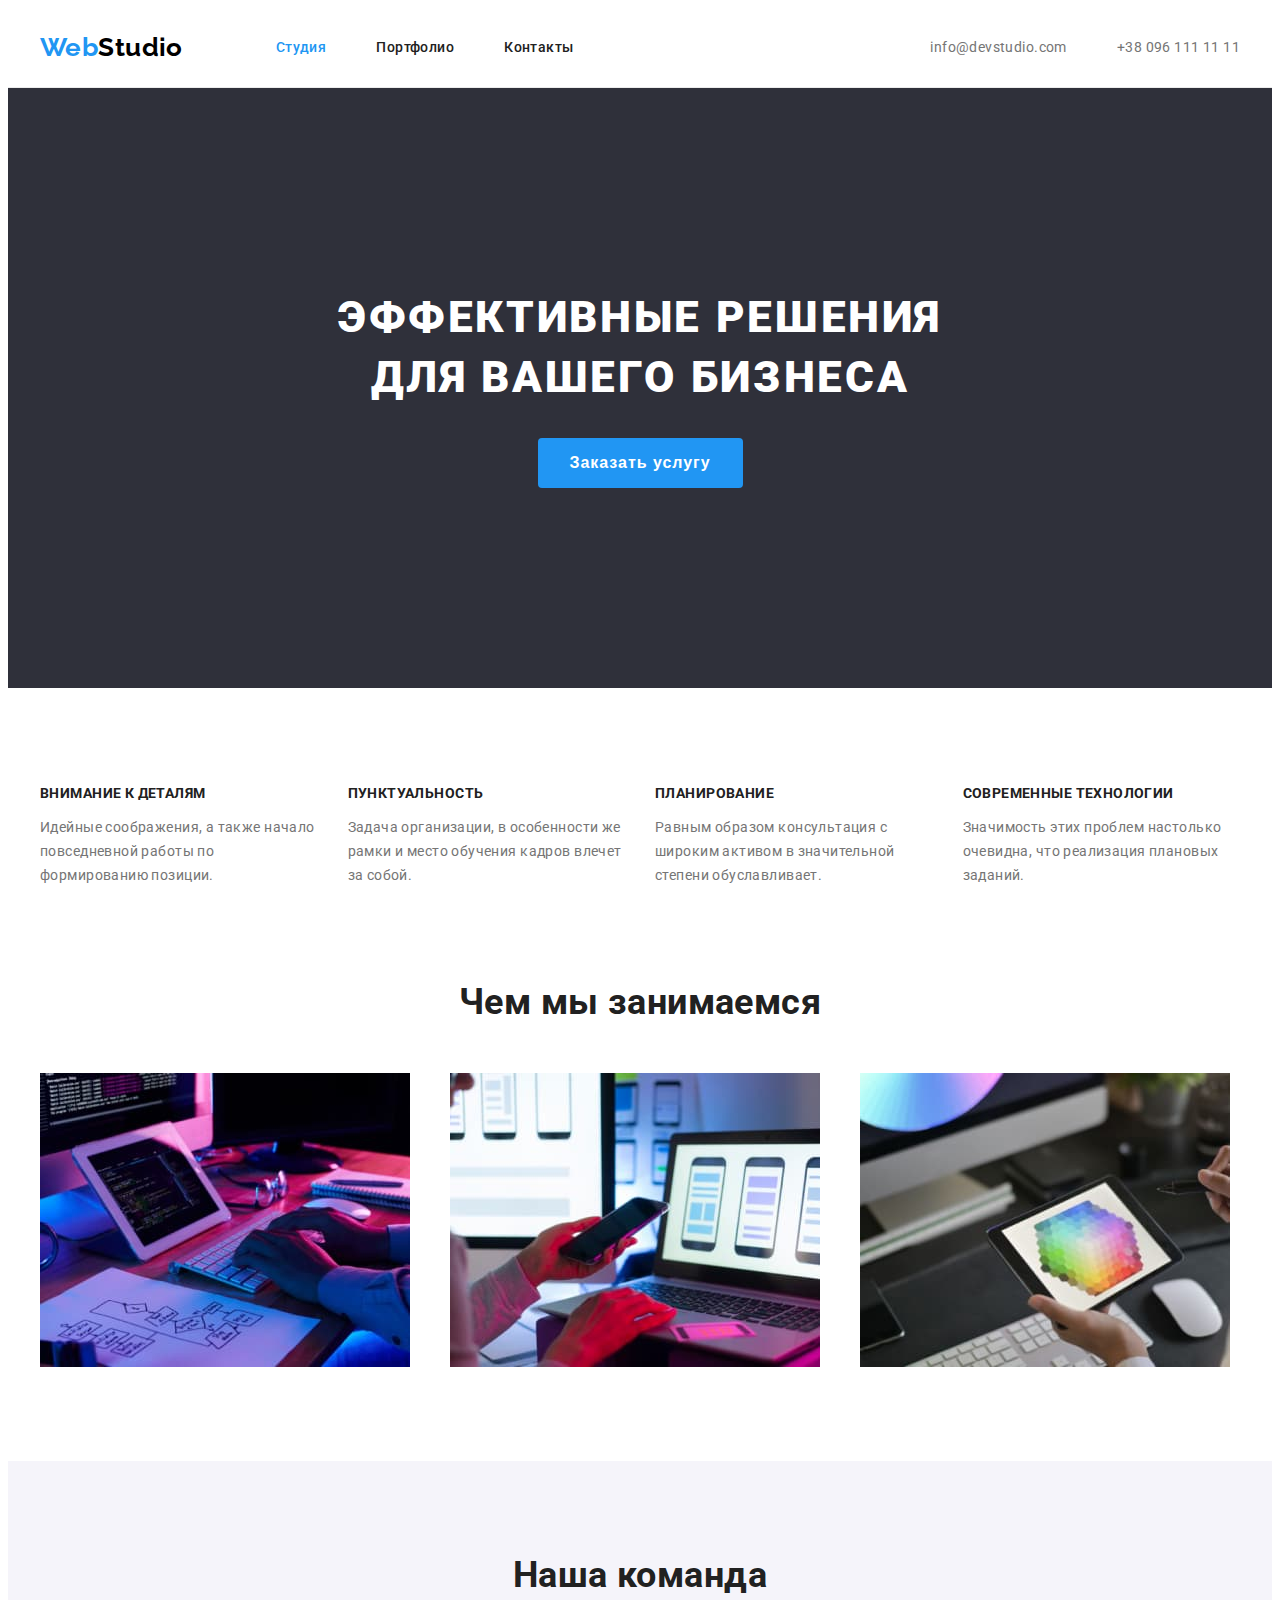
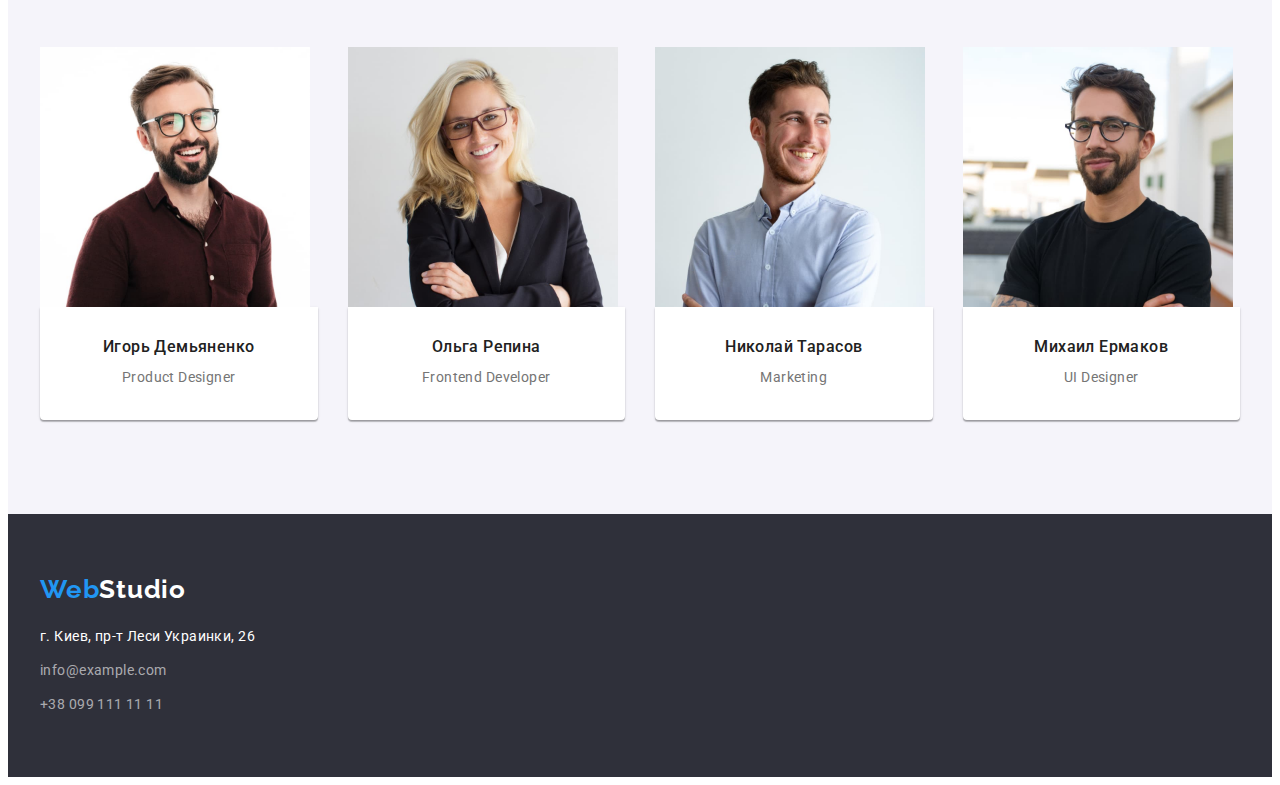
<file: index.html>
<!DOCTYPE html>
<html lang="ru">
  <head>
    <meta charset="UTF-8" />
    <meta http-equiv="X-UA-Compatible" content="IE=edge" />
    <meta name="viewport" content="width=device-width, initial-scale=1.0" />
    <link rel="preconnect" href="https://fonts.googleapis.com" />
    <link rel="preconnect" href="https://fonts.gstatic.com" crossorigin />
    <link href="https://fonts.googleapis.com/css2?family=Raleway:wght@700&family=Roboto:wght@400;500;700;900&display=swap" rel="stylesheet" />
    <link rel="stylesheet" href="https://cdnjs.cloudflare.com/ajax/libs/modern-normalize/1.1.0/modern-normalize.min.css" integrity="sha512-wpPYUAdjBVSE4KJnH1VR1HeZfpl1ub8YT/NKx4PuQ5NmX2tKuGu6U/JRp5y+Y8XG2tV+wKQpNHVUX03MfMFn9Q==" crossorigin="anonymous" referrerpolicy="no-referrer" />
    <title>Студия</title>
    <link rel="stylesheet" href="./css/styles.css" />
  </head>
  <body>
    <header class="main-header">
      <div class="container flex-container">
        <a class="logo-studio" lang="en" href=""><span class="logo-web">Web</span>Studio</a>
        <nav>
          <ul class="navigation">
            <li class="nav-item">
              <a href="./index.html" class="nav-link current">Студия</a>
            </li>
            <li class="nav-item">
              <a href="./portfolio.html" class="nav-link">Портфолио</a>
            </li>
            <li class="nav-item">
              <a href="" class="nav-link">Контакты</a>
            </li>
          </ul>
        </nav>
        <ul class="contacts">
          <li><a href="mailto:info@devstudio.com" class="contacts-link mail">info@devstudio.com</a></li>
          <li><a href="tel:+380961111111" class="contacts-link">+38 096 111 11 11</a></li>
        </ul>
      </div>
    </header>
    <main>
      <section class="hero section">
        <div class="container">
          <h1 class="hero-title">Эффективные решения <span class="main-title">для вашего бизнеса</span></h1>
          <button type="button" class="hero-btn">Заказать услугу</button>
        </div>
      </section>

      <section class="specifications section">
        <div class="container">
          <h2 hidden class="title">Характеристики</h2>
          <ul class="specifications-list">
            <li class="specifications-item">
              <h3 class="subtitle">Внимание к деталям</h3>
              <p>Идейные соображения, а также начало повседневной работы по формированию позиции.</p>
            </li>
            <li class="specifications-item">
              <h3 class="subtitle">Пунктуальность</h3>
              <p>Задача организации, в особенности же рамки и место обучения кадров влечет за собой.</p>
            </li>
            <li class="specifications-item">
              <h3 class="subtitle">Планирование</h3>
              <p>Равным образом консультация с широким активом в значительной степени обуславливает.</p>
            </li>
            <li class="specifications-item">
              <h3 class="subtitle">Современные технологии</h3>
              <p>Значимость этих проблем настолько очевидна, что реализация плановых заданий.</p>
            </li>
          </ul>
          <h2 class="title">Чем мы занимаемся</h2>
          <ul class="examples">
            <li class="examples-list">
              <img src="./images/image-2.jpg" alt="Написание кода" width="370" height="294" />
            </li>
            <li class="examples-list">
              <img src="./images/box.jpg" alt="Оформление дизайна" width="370" height="294" />
            </li>
            <li class="examples-list">
              <img src="./images/image.jpg" alt="Подбор цветовой палитры" width="370" height="294" />
            </li>
          </ul>
        </div>
      </section>
      <section class="team section">
        <div class="container">
          <h2 class="title">Наша команда</h2>
          <ul class="team-list">
            <li class="team-card">
              <img src="./images/igor.jpg" alt="Фото Игоря Демьяненка" width="270" height="260" />
              <div class="card-description">
                <h3 class="name">Игорь Демьяненко</h3>
                <p lang="en">Product Designer</p>
              </div>
            </li>
            <li class="team-card">
              <img src="./images/olga.jpg" alt="Фото Ольги Репиной " width="270" height="260" />
              <div class="card-description">
                <h3 class="name">Ольга Репина</h3>
                <p lang="en">Frontend Developer</p>
              </div>
            </li>
            <li class="team-card">
              <img src="./images/nikolay.jpg" alt="Фото Николая Тарасова " width="270" height="260" />
              <div class="card-description">
                <h3 class="name">Николай Тарасов</h3>
                <p lang="en">Marketing</p>
              </div>
            </li>
            <li class="team-card">
              <img src="./images/mihail.jpg" alt="Фото Михаила Ермакова" width="270" height="260" />
              <div class="card-description">
                <h3 class="name">Михаил Ермаков</h3>
              <p lang="en">UI Designer</p>
              </div>
            </li>
          </ul>
        </div>
      </section>
    </main>
    <footer class="footer">
      <div class="container">
        <a class="footer-logo" lang="en" href=""><span class="logo-web">Web</span>Studio</a>
        <address class="address">
          <a class="address-link" href="https://goo.gl/maps/zaudJvPyuSCuQ7F1A" target="_blank" rel="noreferrer noopener">г. Киев, пр-т Леси Украинки, 26</a>
          <a class="link footer-mail" href="mailto:info@example.com">info@example.com</a>
          <a class="link" href="tel:+380991111111">+38 099 111 11 11</a>
        </address>
      </div>
    </footer>
  </body>
</html>
</file>
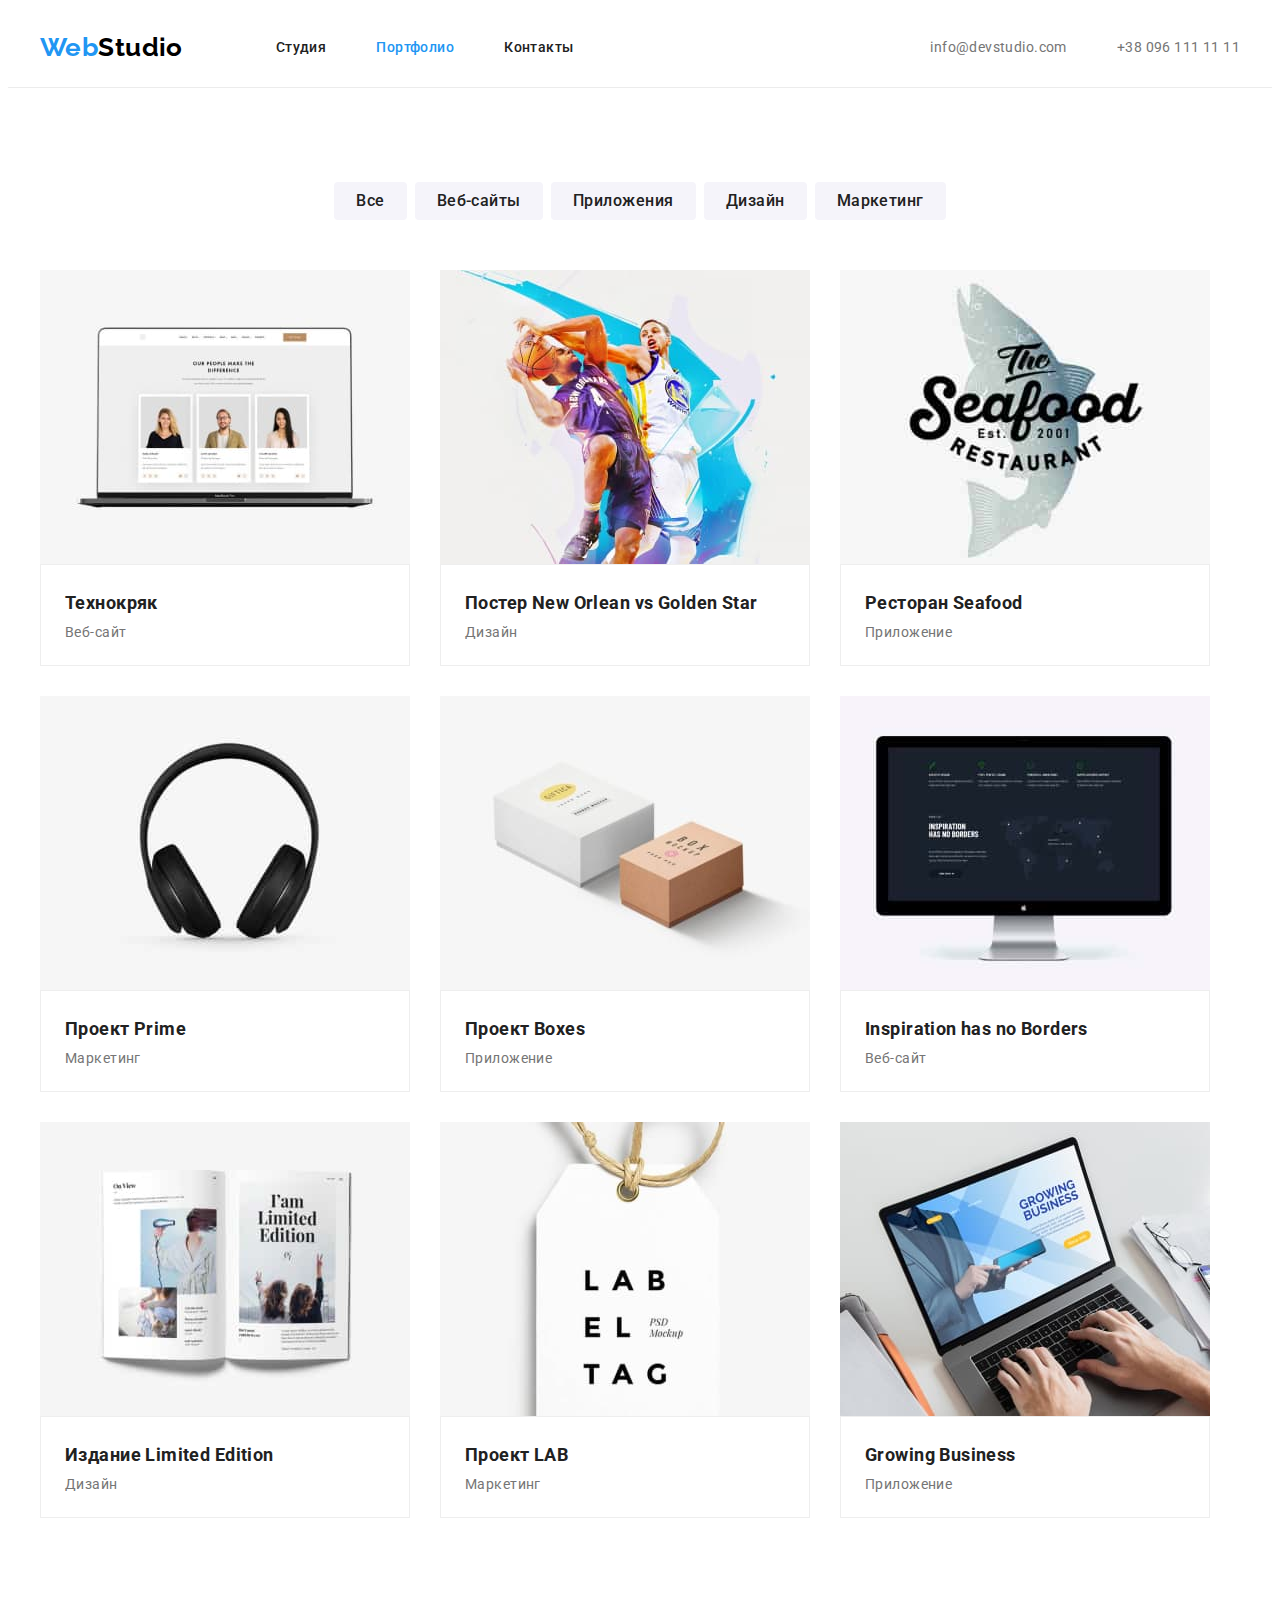
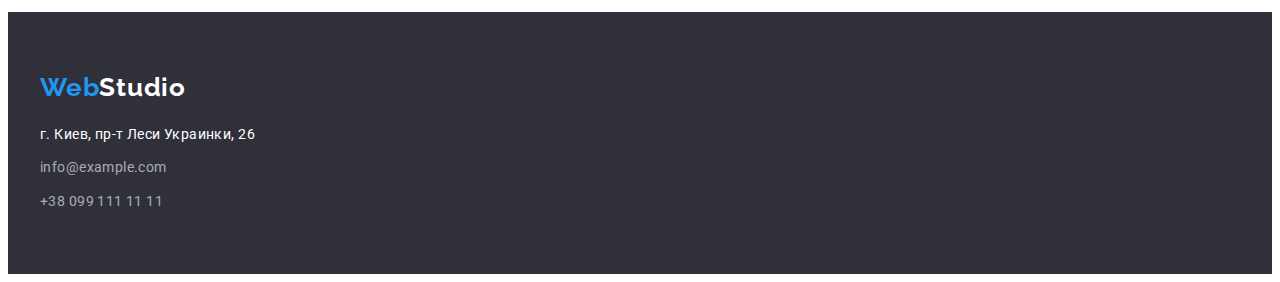
<file: portfolio.html>
<!DOCTYPE html>
<html lang="ru">
  <head>
    <meta charset="UTF-8" />
    <meta http-equiv="X-UA-Compatible" content="IE=edge" />
    <meta name="viewport" content="width=device-width, initial-scale=1.0" />
    <link rel="preconnect" href="https://fonts.googleapis.com" />
    <link rel="preconnect" href="https://fonts.gstatic.com" crossorigin />
    <link href="https://fonts.googleapis.com/css2?family=Raleway:wght@700&family=Roboto:wght@400;500;700;900&display=swap" rel="stylesheet" />
    <link rel="stylesheet" href="https://cdnjs.cloudflare.com/ajax/libs/modern-normalize/1.1.0/modern-normalize.min.css" integrity="sha512-wpPYUAdjBVSE4KJnH1VR1HeZfpl1ub8YT/NKx4PuQ5NmX2tKuGu6U/JRp5y+Y8XG2tV+wKQpNHVUX03MfMFn9Q==" crossorigin="anonymous" referrerpolicy="no-referrer" />
    <title>Портфолио</title>
    <link rel="stylesheet" href="./css/styles.css" />
  </head>
  <body>
    <header class="main-header">
      <div class="container flex-container">
        <a class="logo-studio" lang="en" href=""><span class="logo-web">Web</span>Studio</a>
        <nav>
          <ul class="navigation">
            <li class="nav-item">
              <a href="./index.html" class="nav-link">Студия</a>
            </li>
            <li class="nav-item">
              <a href="./portfolio.html" class="nav-link current">Портфолио</a>
            </li>
            <li class="nav-item">
              <a href="" class="nav-link">Контакты</a>
            </li>
          </ul>
        </nav>
        <ul class="contacts">
          <li><a href="mailto:info@devstudio.com" class="contacts-link mail">info@devstudio.com</a></li>
          <li><a href="tel:+380961111111" class="contacts-link">+38 096 111 11 11</a></li>
        </ul>
      </div>
    </header>
    <main>
      <section class="section">
        <div class="container">
          <h1 hidden>Примеры работ</h1>
          <ul class="filters-button">
            <li class="btn">
              <button type="button" class="button">Все</button>
            </li>
            <li class="btn">
              <button type="button" class="button">Веб-сайты</button>
            </li>
            <li class="btn">
              <button type="button" class="button">Приложения</button>
            </li>
            <li class="btn">
              <button type="button" class="button">Дизайн</button>
            </li>
            <li class="btn">
              <button type="button" class="button">Маркетинг</button>
            </li>
          </ul>

          <ul class="portfolio">
            <li class="porfolio-item">
              <img src="./images/port1.jpg" alt="Технокряк" width="370" height="294" />
              <div class="description">
                <h2 class="portfolio-title">Технокряк</h2>
                <p>Веб-сайт</p>
              </div>
            </li>
            <li class="porfolio-item">
              <img src="./images/port2.jpg" alt="Постер New Orlean vs Golden Star" width="370" height="294" />
              <div class="description">
                <h2 class="portfolio-title">Постер <span lang="en">New Orlean vs Golden Star</span></h2>
                <p>Дизайн</p>
              </div>
            </li>
            <li class="porfolio-item">
              <img src="./images/port3.jpg" alt="Ресторан Seafood" width="370" height="294" />
              <div class="description">
                <h2 class="portfolio-title">Ресторан <span lang="en">Seafood</span></h2>
                <p>Приложение</p>
              </div>
            </li>
            <li class="porfolio-item">
              <img src="./images/port4.jpg" alt="Проект Prime" width="370" height="294" />
              <div class="description">
                <h2 class="portfolio-title">Проект <span lang="en">Prime</span></h2>
                <p>Маркетинг</p>
              </div>
            </li>
            <li class="porfolio-item">
              <img src="./images/port5.jpg" alt="Проект Boxes" width="370" height="294" />
              <div class="description">
                <h2 class="portfolio-title">Проект <span lang="en">Boxes</span></h2>
                <p>Приложение</p>
              </div>
            </li>
            <li class="porfolio-item">
              <img src="./images/port6.jpg" alt="Inspiration has no Borders" width="370" height="294" />
              <div class="description">
                <h2 lang="en" class="portfolio-title">Inspiration has no Borders</h2>
                <p>Веб-сайт</p>
              </div>
            </li>
            <li class="porfolio-item">
              <img src="./images/port7.jpg" alt="Издание Limited Edition" width="370" height="294" />
              <div class="description">
                <h2 class="portfolio-title">Издание <span lang="en">Limited Edition</span></h2>
                <p>Дизайн</p>
              </div>
            </li>
            <li class="porfolio-item">
              <img src="./images/port8.jpg" alt="Проект LAB" width="370" height="294" />
              <div class="description">
                <h2 class="portfolio-title">Проект <span lang="en">LAB</span></h2>
                <p>Маркетинг</p>
              </div>
            </li>
            <li class="porfolio-item">
              <img src="./images/port9.jpg" alt="Growing Business" width="370" height="294" />
              <div class="description">
                <h2 lang="en" class="portfolio-title">Growing Business</h2>
                <p>Приложение</p>
              </div>
            </li>
          </ul>
        </div>
      </section>
    </main>
    <footer class="footer">
      <div class="container">
        <a class="footer-logo" lang="en" href=""><span class="logo-web">Web</span>Studio</a>
        <address class="address">
          <a class="address-link" href="https://goo.gl/maps/zaudJvPyuSCuQ7F1A" target="_blank" rel="noreferrer noopener">г. Киев, пр-т Леси Украинки, 26</a>
          <a class="link footer-mail" href="mailto:info@example.com">info@example.com</a>
          <a class="link" href="tel:+380991111111">+38 099 111 11 11</a>
        </address>
      </div>
    </footer>
  </body>
</html>
</file>
<file: css/styles.css>
:root {
  --text-color: #757575;
  --title-color: #212121;
  --active-link: #2196f3;
  --color-hero-title: #2f303a;
  --white-color: #ffffff;
  --link-color: rgba(255, 255, 255, 0.6);
  --logo-color: #000000;
  --color-active-button: #188ce8;
  --bg-color-section-team: #f5f4fa;
}
ul {
  list-style: none;
}
a {
  text-decoration: none;
}
h1,
h2,
h3,
p,
ul {
  margin-top: 0;
  margin-bottom: 0;
  padding-left: 0;
}
body {
  font-family: Roboto, sans-serif;
  font-style: normal;
  font-weight: 400;
  font-size: 14px;
  line-height: 1.71;
  letter-spacing: 0.03em;
  color: var(--text-color);
  background-color: var(--white-color);
}
.container {
  width: 1200px;
  margin-left: auto;
  margin-right: auto;
  padding-left: 15px;
  padding-right: 15px;
}
.section {
  padding-top: 94px;
  padding-bottom: 94px;
}
/*header */
.main-header {
  padding-top: 24px;
  padding-bottom: 24px;
  border-bottom: 1px solid #ececec;
}
.navigation {
  display: flex;
}
.flex-container {
  display: flex;
  align-items: center;
}
.logo-studio {
  font-family: Raleway, sans-serif;
  font-weight: 700;
  font-size: 26px;
  line-height: 1.2;
  color: var(--logo-color);
  margin-right: 93px;
  align-items: center;
}
.logo-web {
  color: var(--active-link);
}
.nav-item:not(:last-child) {
  margin-right: 50px;
}
.nav-link {
  font-weight: 500;
  color: var(--title-color);
}
.nav-link:hover,
.nav-link:focus {
  color: var(--active-link);
}
.nav-link.current {
  color: var(--active-link);
}
.contacts {
  display: flex;
  margin-left: auto;
}
.contacts-link {
  color: var(--text-color);
}
.mail {
  margin-right: 50px;
}

.contacts-link:hover,
.contacts-link:focus {
  color: var(--active-link);
}
/* hero section */
.hero {
  padding: 200px 0;
  text-align: center;
  background-color: var(--color-hero-title);
}
.hero-title {
  font-weight: 900;
  font-size: 44px;
  line-height: 1.36;
  color: var(--white-color);
  text-align: center;
  letter-spacing: 0.06em;
  text-transform: uppercase;
  margin-bottom: 30px;
}
.main-title {
  display: block;
}
.hero-btn {
  min-width: 200px;
  padding: 10px 32px;
  font-weight: 700;
  font-size: 16px;
  line-height: 1.88;
  background-color: var(--active-link);
  color: var(--white-color);
  cursor: pointer;
  letter-spacing: 0.06em;
  border-radius: 4px;
  border: transparent;
}
.hero-btn:hover,
.hero-btn:focus {
  background-color: var(--color-active-button);
}
/* section specifications */
.specifications-list {
  display: flex;
  margin-bottom: 94px;
  margin-left: -30px;
}
.specifications-item {
  margin-left: 30px;
  flex-basis: calc((100% - 120px) / 4);
}
.title {
  font-weight: 700;
  font-size: 36px;
  line-height: 1.16;
  color: var(--title-color);
  text-align: center;
  margin-bottom: 50px;
}
.subtitle {
  margin-bottom: 10px;
  font-weight: 700;
  font-size: 14px;
  text-transform: uppercase;
  color: var(--title-color);
}
.examples {
  display: flex;
  margin-left: -30px;
}
.examples-list {
  margin-left: 30px;
  flex-basis: calc((100% - 90px) /3 );
}
/* section team */
.team {
  background: var(--bg-color-section-team);
}
img {
  display: block;
  max-width: 100%;
  height: auto;
}
.team-list {
  display: flex;
  margin-left: -30px;
}
.team-card {
  margin-left: 30px;
  flex-basis: calc((100% - 120px) / 4) ;
}
.card-description {
  padding: 30px 15px;
  text-align: center;
  box-shadow: 0px 1px 3px rgba(0, 0, 0, 0.12), 0px 1px 1px rgba(0, 0, 0, 0.14), 0px 2px 1px rgba(0, 0, 0, 0.2);
  border-radius: 0px 0px 4px 4px;
  background-color: var(--white-color);
}
.team .name {
  font-weight: 500;
  font-size: 16px;
  line-height: 1.19;
  color: var(--title-color);
  margin-bottom: 10px;
}
/* footer */
.footer {
  padding-top: 60px;
  padding-bottom: 60px;
  background-color: var(--color-hero-title);

}
.footer-logo {
  display: block;
  margin-bottom: 20px;
  font-family: Raleway, sans-serif;
  font-weight: bold;
  font-size: 26px;
  line-height: 1.19;
  letter-spacing: 0.03em;
  color: var(--white-color);
}
.address-link {
  display: block;
  margin-bottom: 10px;
  font-style: normal;
  color: var(--white-color);
}
.link {
  font-style: normal;
  color: var(--link-color);
}
.footer-mail {
  display: block;
  margin-bottom: 10px;
}
/* page portfolio  */
.filters-button {
  display: flex;
  justify-content: center;
  margin-bottom: 50px;
}

.btn {
  margin-right: 8px;
}

.btn:last-child {
  margin-right: 0;
}

.button {
  padding: 6px 22px;
  font-family: inherit;
  background-color: var(--bg-color-section-team);
  color: var(--title-color);
  font-weight: 500;
  font-size: 16px;
  line-height: 1.6;
  text-align: center;
  border-radius: 4px;
  border: none;
  letter-spacing: 0.03em;
  cursor: pointer;
}
.button:hover,
.button:focus {
  background-color: var(--active-link);
  color: var(--white-color);
}
.portfolio .title {
  font-weight: 700;
  font-size: 18px;
  line-height: 2;
  letter-spacing: 0.06em;
  color: var(--title-color);
}
.portfolio {
  display: flex;
  flex-wrap: wrap;
}

.porfolio-item {
  margin-right: 30px;
  margin-bottom: 30px;
}
.porfolio-item:nth-child(3n) {
  margin-right: 0;
}
.porfolio-item:nth-last-child(-n + 3) {
  margin-bottom: 0;
}
.description {
  padding: 20px 24px;
  background: #ffffff;
  border: 1px solid #eeeeee;
}

.portfolio-title {
  font-weight: 700;
  font-size: 18px;
  line-height: 2;
  color: var(--title-color);
}
</file>
